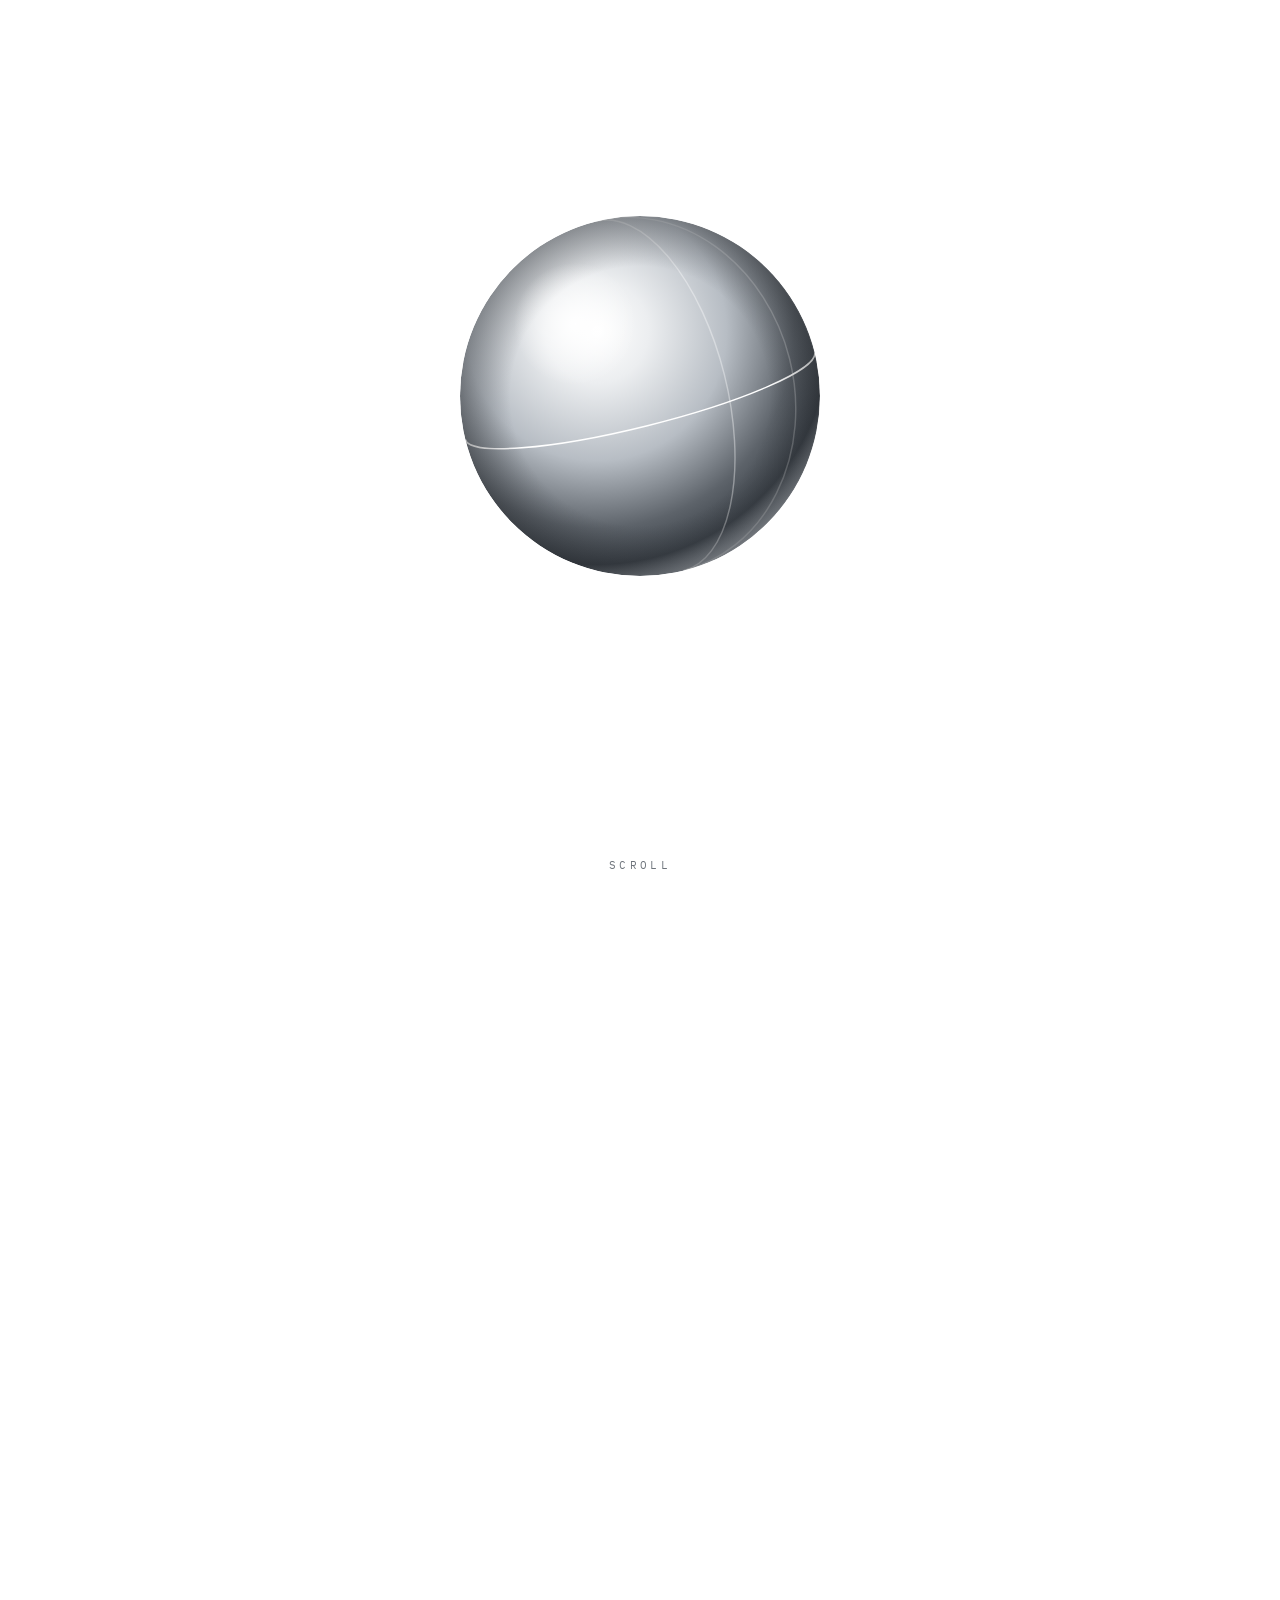
<file: index.html>
<!doctype html>
<html lang="en">
<head>
  <meta charset="utf-8">
  <meta name="viewport" content="width=device-width, initial-scale=1">
  <title>Psychaic</title>
  <meta name="description" content="Art, ceramics and cross-stitch patterns about the future as it used to be imagined: chrome, sky, clay and the big questions of tomorrow.">
  <meta property="og:title" content="Psychaic">
  <meta property="og:description" content="The future, as it used to be imagined. Art, ceramics and patterns.">
  <meta property="og:url" content="https://psychaic.com/">
  <meta property="og:image" content="https://psychaic.com/images/satellite-01.jpg">
  <link rel="canonical" href="https://psychaic.com/">
  <meta name="theme-color" content="#FFFFFF" media="(prefers-color-scheme: light)">
  <meta name="theme-color" content="#23264A" media="(prefers-color-scheme: dark)">
  <link rel="icon" href="favicon.svg" type="image/svg+xml">
  <link rel="preconnect" href="https://fonts.googleapis.com">
  <link rel="preconnect" href="https://fonts.gstatic.com" crossorigin>
  <link href="https://fonts.googleapis.com/css2?family=Michroma&family=Jost:wght@400;500&family=IBM+Plex+Mono:wght@400;500&display=swap" rel="stylesheet">
  <link rel="stylesheet" href="style.css">
  <script src="js/intro.js" defer></script>
  <script src="js/portal.js" defer></script>
</head>
<body>
  <script>
    // Run the scroll intro only when motion is welcome; otherwise the page shows its finished scene.
    if (!matchMedia('(prefers-reduced-motion: reduce)').matches) document.documentElement.classList.add('intro-on');
  </script>
  <header class="top" id="top">
    <div class="wrap">
      <a class="logo" href="./" aria-label="Psychaic home">
        <svg class="orbit" viewBox="0 0 220 44" aria-hidden="true"><ellipse cx="110" cy="22" rx="107" ry="18"/><circle cx="208" cy="12" r="3.6"/></svg>
        <span>PSYCHAIC</span>
      </a>
    </div>
  </header>

  <main>
    <section class="intro" id="intro" aria-labelledby="intro-title">
      <h1 id="intro-title" class="visually-hidden">Psychaic: the future, as it used to be imagined</h1>
      <div class="stage">
        <div class="sky" id="sky"></div>
        <div class="ground" id="ground">
          <svg viewBox="0 0 100 100" preserveAspectRatio="none" aria-hidden="true">
            <line x1="0" y1="7" x2="100" y2="7"/><line x1="0" y1="19" x2="100" y2="19"/><line x1="0" y1="38" x2="100" y2="38"/><line x1="0" y1="66" x2="100" y2="66"/>
            <line x1="50" y1="0" x2="-70" y2="100"/><line x1="50" y1="0" x2="-5" y2="100"/><line x1="50" y1="0" x2="28" y2="100"/><line x1="50" y1="0" x2="50" y2="100"/>
            <line x1="50" y1="0" x2="72" y2="100"/><line x1="50" y1="0" x2="105" y2="100"/><line x1="50" y1="0" x2="170" y2="100"/>
          </svg>
          <div class="shadow" id="shadow"></div>
        </div>
        <svg class="planet" id="planet" viewBox="-280 -170 560 340" role="group" aria-label="A chrome planet wrapped by an oxblood ring, floating in a blue sky above a red horizon">
          <defs>
            <radialGradient id="chrome" cx="38%" cy="32%" r="72%">
              <stop offset="0" stop-color="#FFFFFF"/><stop offset="0.2" stop-color="#ECEEF0"/><stop offset="0.5" stop-color="#B7BDC4"/>
              <stop offset="0.76" stop-color="#5D636A"/><stop offset="0.9" stop-color="#3E444B"/><stop offset="1" stop-color="#A9AFB6"/>
            </radialGradient>
            <radialGradient id="rim" cx="50%" cy="50%" r="50%">
              <stop offset="0.72" stop-color="#141619" stop-opacity="0"/><stop offset="1" stop-color="#141619" stop-opacity="0.35"/>
            </radialGradient>
            <radialGradient id="glint" cx="50%" cy="50%" r="50%">
              <stop offset="0" stop-color="#FFFFFF" stop-opacity="0.95"/><stop offset="1" stop-color="#FFFFFF" stop-opacity="0"/>
            </radialGradient>
            <clipPath id="ball"><circle r="100"/></clipPath>
            <linearGradient id="ground-reflect" x1="0" y1="0" x2="0" y2="1"><stop offset="0.3" stop-color="#5A0B16" stop-opacity="0.3"/><stop offset="1" stop-color="#5A0B16" stop-opacity="0.08"/></linearGradient>
            <filter id="soften" x="-10%" y="-10%" width="120%" height="120%"><feGaussianBlur stdDeviation="2.5"/></filter>
          </defs>
          <g id="ring-back-g" transform="rotate(-14)"><path id="ring-back" class="ring" pathLength="1" d="M -250 0 A 250 44 0 0 1 250 0"/></g>
          <g clip-path="url(#ball)">
            <circle r="100" fill="url(#chrome)"/>
            <g filter="url(#soften)">
              <path id="tint-sky" d="M -100 -100 H 100 V 16 Q 0 40 -100 16 Z" fill="#9CCBEA" opacity="0.22"/>
              <path id="tint-horizon" d="M -100 16 Q 0 40 100 16 L 100 26 Q 0 54 -100 26 Z" fill="#2A2E33" opacity="0.45"/>
              <path id="tint-ground" d="M -100 26 Q 0 54 100 26 V 100 H -100 Z" fill="url(#ground-reflect)" opacity="1"/>
            </g>
            <g id="seams" class="seams" transform="rotate(-14)"></g>
            <circle r="100" fill="url(#rim)"/>
            <circle cx="-36" cy="-40" r="34" fill="url(#glint)"/>
          </g>
          <g id="ring-front-g" transform="rotate(-14)"><path id="ring-front" class="ring" pathLength="1" d="M 250 0 A 250 44 0 0 1 -250 0"/><circle id="satellite" r="9" cx="246.8" cy="7.0" fill="#5A0B16"/></g>
        
          <a href="about.html" class="thing-about portal" data-tint="#5A0B16" aria-label="About Psychaic">
            <g transform="translate(241.2 -52.9)">
              <circle class="halo" r="15"/>
              <circle r="30" fill="transparent"/>
              <text class="svg-tag" x="-24" y="-30">ABOUT</text>
            </g>
          </a>
        </svg>
        <a class="thing orb-link orb-shop portal" href="shop.html" aria-label="Shop: Satellites cross-stitch patterns">
          <span class="tag">Shop</span>
          <span class="art">
            <svg viewBox="-110 -110 220 250" aria-hidden="true">
              <defs>
                <radialGradient id="o-shop" cx="36%" cy="30%" r="74%"><stop offset="0" stop-color="#FFF8EA"/><stop offset="0.2" stop-color="#EBD3A2"/><stop offset="0.5" stop-color="#AC8553"/><stop offset="0.76" stop-color="#573E28"/><stop offset="0.9" stop-color="#2E2014"/><stop offset="1" stop-color="#B8925E"/></radialGradient>
                <radialGradient id="o-shop-rim" cx="50%" cy="50%" r="50%"><stop offset="0.72" stop-color="#000" stop-opacity="0"/><stop offset="1" stop-color="#000" stop-opacity="0.3"/></radialGradient>
                <radialGradient id="o-shop-glint" cx="50%" cy="50%" r="50%"><stop offset="0" stop-color="#FFFFFF" stop-opacity="0.95"/><stop offset="1" stop-color="#FFFFFF" stop-opacity="0"/></radialGradient>
                <radialGradient id="o-shop-shadow" cx="50%" cy="50%" r="50%"><stop offset="0" stop-color="#1A0206" stop-opacity="0.7"/><stop offset="1" stop-color="#1A0206" stop-opacity="0"/></radialGradient>
              </defs>
              <ellipse class="orb-shadow" cx="0" cy="128" rx="78" ry="10" fill="url(#o-shop-shadow)"/>
              <g class="orb-body">
                <circle r="100" fill="url(#o-shop)"/>
                <circle r="100" fill="url(#o-shop-rim)"/>
                <circle cx="-36" cy="-40" r="34" fill="url(#o-shop-glint)"/>
              </g>
            </svg>
          </span>
        </a>
        <a class="thing orb-link orb-transmissions portal" href="transmissions.html" aria-label="Transmissions: notes from a future that never came">
          <span class="tag">Transmissions</span>
          <span class="art">
            <svg viewBox="-110 -110 220 250" aria-hidden="true">
              <defs>
                <radialGradient id="o-transmissions" cx="36%" cy="30%" r="74%"><stop offset="0" stop-color="#F6F2FF"/><stop offset="0.2" stop-color="#C8B8EC"/><stop offset="0.5" stop-color="#7A5DB0"/><stop offset="0.76" stop-color="#3B2766"/><stop offset="0.9" stop-color="#1C1233"/><stop offset="1" stop-color="#8C78C4"/></radialGradient>
                <radialGradient id="o-transmissions-rim" cx="50%" cy="50%" r="50%"><stop offset="0.72" stop-color="#000" stop-opacity="0"/><stop offset="1" stop-color="#000" stop-opacity="0.3"/></radialGradient>
                <radialGradient id="o-transmissions-glint" cx="50%" cy="50%" r="50%"><stop offset="0" stop-color="#FFFFFF" stop-opacity="0.95"/><stop offset="1" stop-color="#FFFFFF" stop-opacity="0"/></radialGradient>
                <radialGradient id="o-transmissions-shadow" cx="50%" cy="50%" r="50%"><stop offset="0" stop-color="#1A0206" stop-opacity="0.7"/><stop offset="1" stop-color="#1A0206" stop-opacity="0"/></radialGradient>
              </defs>
              <ellipse class="orb-shadow" cx="0" cy="128" rx="78" ry="10" fill="url(#o-transmissions-shadow)"/>
              <g class="orb-body">
                <circle r="100" fill="url(#o-transmissions)"/>
                <circle r="100" fill="url(#o-transmissions-rim)"/>
                <circle cx="-36" cy="-40" r="34" fill="url(#o-transmissions-glint)"/>
              </g>
            </svg>
          </span>
        </a>
        <a class="thing orb-link orb-work portal" href="work.html" aria-label="Work: Sky Inside ceramics">
          <span class="tag">Work</span>
          <span class="art">
            <svg viewBox="-110 -110 220 250" aria-hidden="true">
              <defs>
                <radialGradient id="o-work" cx="36%" cy="30%" r="74%"><stop offset="0" stop-color="#F1F4FF"/><stop offset="0.2" stop-color="#A9B8EA"/><stop offset="0.5" stop-color="#3A4FA6"/><stop offset="0.76" stop-color="#1D2B7A"/><stop offset="0.9" stop-color="#0B1240"/><stop offset="1" stop-color="#5977A8"/></radialGradient>
                <radialGradient id="o-work-rim" cx="50%" cy="50%" r="50%"><stop offset="0.72" stop-color="#000" stop-opacity="0"/><stop offset="1" stop-color="#000" stop-opacity="0.3"/></radialGradient>
                <radialGradient id="o-work-glint" cx="50%" cy="50%" r="50%"><stop offset="0" stop-color="#FFFFFF" stop-opacity="0.95"/><stop offset="1" stop-color="#FFFFFF" stop-opacity="0"/></radialGradient>
                <radialGradient id="o-work-shadow" cx="50%" cy="50%" r="50%"><stop offset="0" stop-color="#1A0206" stop-opacity="0.7"/><stop offset="1" stop-color="#1A0206" stop-opacity="0"/></radialGradient>
              </defs>
              <ellipse class="orb-shadow" cx="0" cy="128" rx="78" ry="10" fill="url(#o-work-shadow)"/>
              <g class="orb-body">
                <circle r="100" fill="url(#o-work)"/>
                <circle r="100" fill="url(#o-work-rim)"/>
                <circle cx="-36" cy="-40" r="34" fill="url(#o-work-glint)"/>
              </g>
            </svg>
          </span>
        </a>
        <p class="stage-foot">© 2026 Psychaic</p>
        <p class="hint" id="hint">Scroll</p>
      </div>
    </section>

  </main>


</body>
</html>
</file>
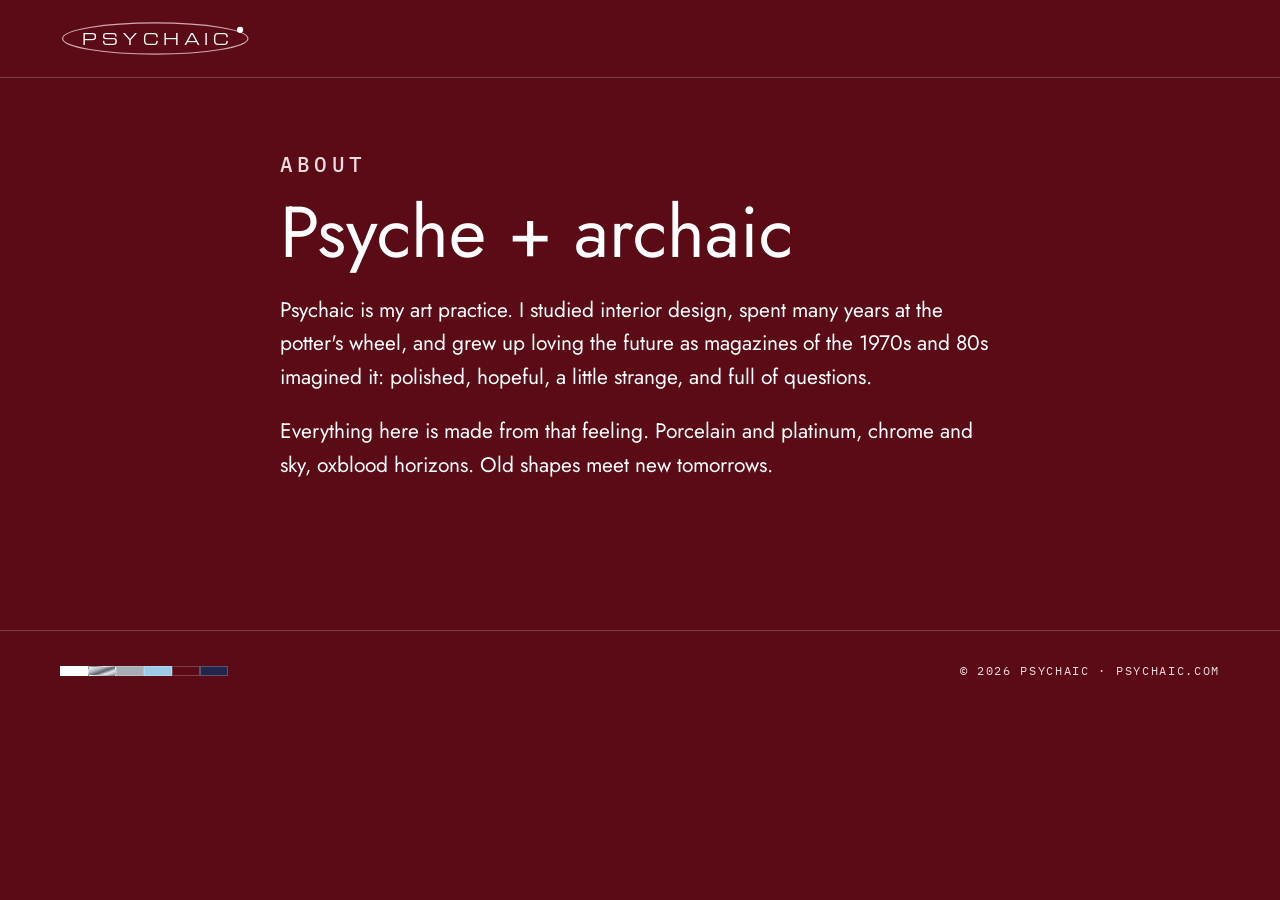
<file: about.html>
<!doctype html>
<html lang="en">
<head>
  <meta charset="utf-8">
  <meta name="viewport" content="width=device-width, initial-scale=1">
  <title>About · Psychaic</title>
  <meta name="description" content="About Psychaic: art, ceramics and patterns about the future as it used to be imagined.">
  <meta property="og:title" content="Psychaic">
  <meta property="og:description" content="The future, as it used to be imagined. Art, ceramics and patterns.">
  <meta property="og:url" content="https://psychaic.com/about.html">
  <meta property="og:image" content="https://psychaic.com/images/satellite-01.jpg">
  <link rel="canonical" href="https://psychaic.com/about.html">
  <meta name="theme-color" content="#FFFFFF" media="(prefers-color-scheme: light)">
  <meta name="theme-color" content="#23264A" media="(prefers-color-scheme: dark)">
  <link rel="icon" href="favicon.svg" type="image/svg+xml">
  <link rel="preconnect" href="https://fonts.googleapis.com">
  <link rel="preconnect" href="https://fonts.gstatic.com" crossorigin>
  <link href="https://fonts.googleapis.com/css2?family=Michroma&family=Jost:wght@400;500&family=IBM+Plex+Mono:wght@400;500&display=swap" rel="stylesheet">
  <link rel="stylesheet" href="style.css">
</head>
<body class="page page-about">
  <header class="top solid">
    <div class="wrap">
      <a class="logo" href="./" aria-label="Psychaic home">
        <svg class="orbit" viewBox="0 0 220 44" aria-hidden="true"><ellipse cx="110" cy="22" rx="107" ry="18"/><circle cx="208" cy="12" r="3.6"/></svg>
        <span>PSYCHAIC</span>
      </a>
    </div>
  </header>

  <main>
    <section class="section page-first">
      <div class="wrap narrow">
        <p class="label">About</p>
        <h2>Psyche + archaic</h2>
        <p>Psychaic is my art practice. I studied interior design, spent many years at the potter's wheel, and grew up loving the future as magazines of the 1970s and 80s imagined it: polished, hopeful, a little strange, and full of questions.</p>
        <p>Everything here is made from that feeling. Porcelain and platinum, chrome and sky, oxblood horizons. Old shapes meet new tomorrows.</p>
      </div>
    </section>
  </main>

  <footer>
    <div class="wrap foot">
      <div class="palette" aria-hidden="true"><i style="background:#FFFFFF"></i><i class="chrome"></i><i style="background:#A7ADB4"></i><i style="background:#9CCBEA"></i><i style="background:#5A0B16"></i><i style="background:#23264A"></i></div>
      <p>© 2026 Psychaic · psychaic.com</p>
    </div>
  </footer>
  <script src="js/portal.js" defer></script>
</body>
</html>
</file>
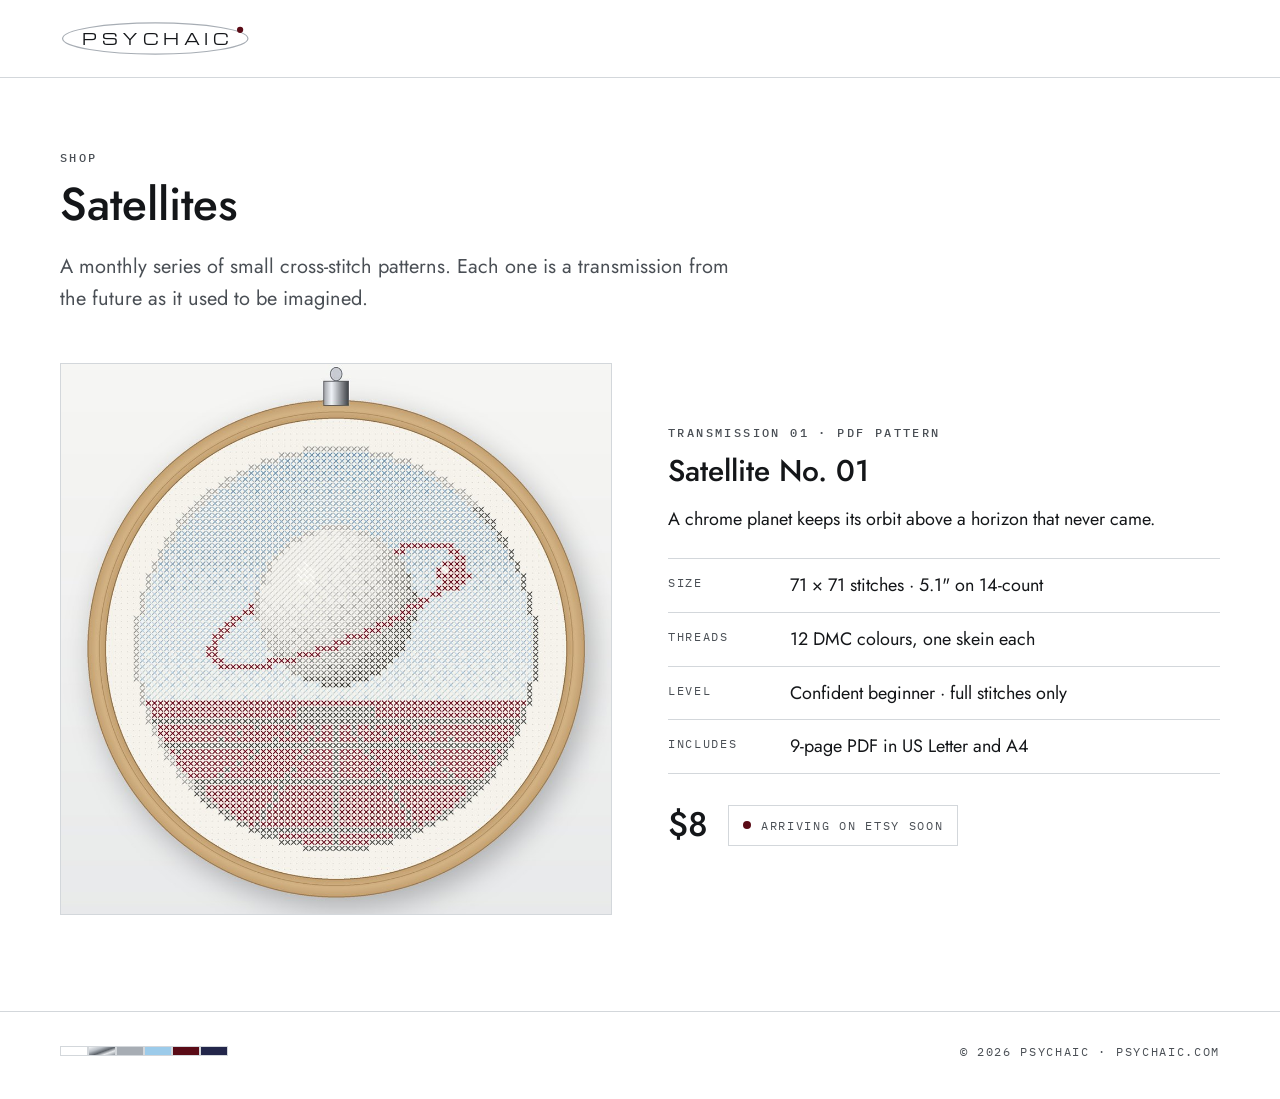
<file: shop.html>
<!doctype html>
<html lang="en">
<head>
  <meta charset="utf-8">
  <meta name="viewport" content="width=device-width, initial-scale=1">
  <title>Shop · Psychaic</title>
  <meta name="description" content="Satellites: a monthly series of small cross-stitch patterns from Psychaic.">
  <meta property="og:title" content="Psychaic">
  <meta property="og:description" content="The future, as it used to be imagined. Art, ceramics and patterns.">
  <meta property="og:url" content="https://psychaic.com/shop.html">
  <meta property="og:image" content="https://psychaic.com/images/satellite-01.jpg">
  <link rel="canonical" href="https://psychaic.com/shop.html">
  <meta name="theme-color" content="#FFFFFF" media="(prefers-color-scheme: light)">
  <meta name="theme-color" content="#23264A" media="(prefers-color-scheme: dark)">
  <link rel="icon" href="favicon.svg" type="image/svg+xml">
  <link rel="preconnect" href="https://fonts.googleapis.com">
  <link rel="preconnect" href="https://fonts.gstatic.com" crossorigin>
  <link href="https://fonts.googleapis.com/css2?family=Michroma&family=Jost:wght@400;500&family=IBM+Plex+Mono:wght@400;500&display=swap" rel="stylesheet">
  <link rel="stylesheet" href="style.css">
</head>
<body class="page page-shop">
  <header class="top solid">
    <div class="wrap">
      <a class="logo" href="./" aria-label="Psychaic home">
        <svg class="orbit" viewBox="0 0 220 44" aria-hidden="true"><ellipse cx="110" cy="22" rx="107" ry="18"/><circle cx="208" cy="12" r="3.6"/></svg>
        <span>PSYCHAIC</span>
      </a>
    </div>
  </header>

  <main>
    <section class="section page-first">
      <div class="wrap">
        <p class="label">Shop</p>
        <h2>Satellites</h2>
        <p class="section-lede">A monthly series of small cross-stitch patterns. Each one is a transmission from the future as it used to be imagined.</p>
        <article class="product">
          <img src="images/satellite-01.jpg" width="1000" height="1000" alt="Satellite No. 01: a cross-stitched chrome planet with an oxblood orbit, floating in a round sky window above a red horizon grid, shown in a wooden hoop">
          <div class="product-copy">
            <p class="label">Transmission 01 · PDF pattern</p>
            <h3>Satellite No. 01</h3>
            <p>A chrome planet keeps its orbit above a horizon that never came.</p>
            <dl class="facts">
              <div><dt>Size</dt><dd>71 × 71 stitches · 5.1" on 14-count</dd></div>
              <div><dt>Threads</dt><dd>12 DMC colours, one skein each</dd></div>
              <div><dt>Level</dt><dd>Confident beginner · full stitches only</dd></div>
              <div><dt>Includes</dt><dd>9-page PDF in US Letter and A4</dd></div>
            </dl>
            <div class="buy">
              <span class="price">$8</span>
              <span class="soon"><span class="dot" aria-hidden="true"></span>Arriving on Etsy soon</span>
            </div>
          </div>
        </article>
      </div>
    </section>
  </main>

  <footer>
    <div class="wrap foot">
      <div class="palette" aria-hidden="true"><i style="background:#FFFFFF"></i><i class="chrome"></i><i style="background:#A7ADB4"></i><i style="background:#9CCBEA"></i><i style="background:#5A0B16"></i><i style="background:#23264A"></i></div>
      <p>© 2026 Psychaic · psychaic.com</p>
    </div>
  </footer>
  <script src="js/portal.js" defer></script>
</body>
</html>
</file>
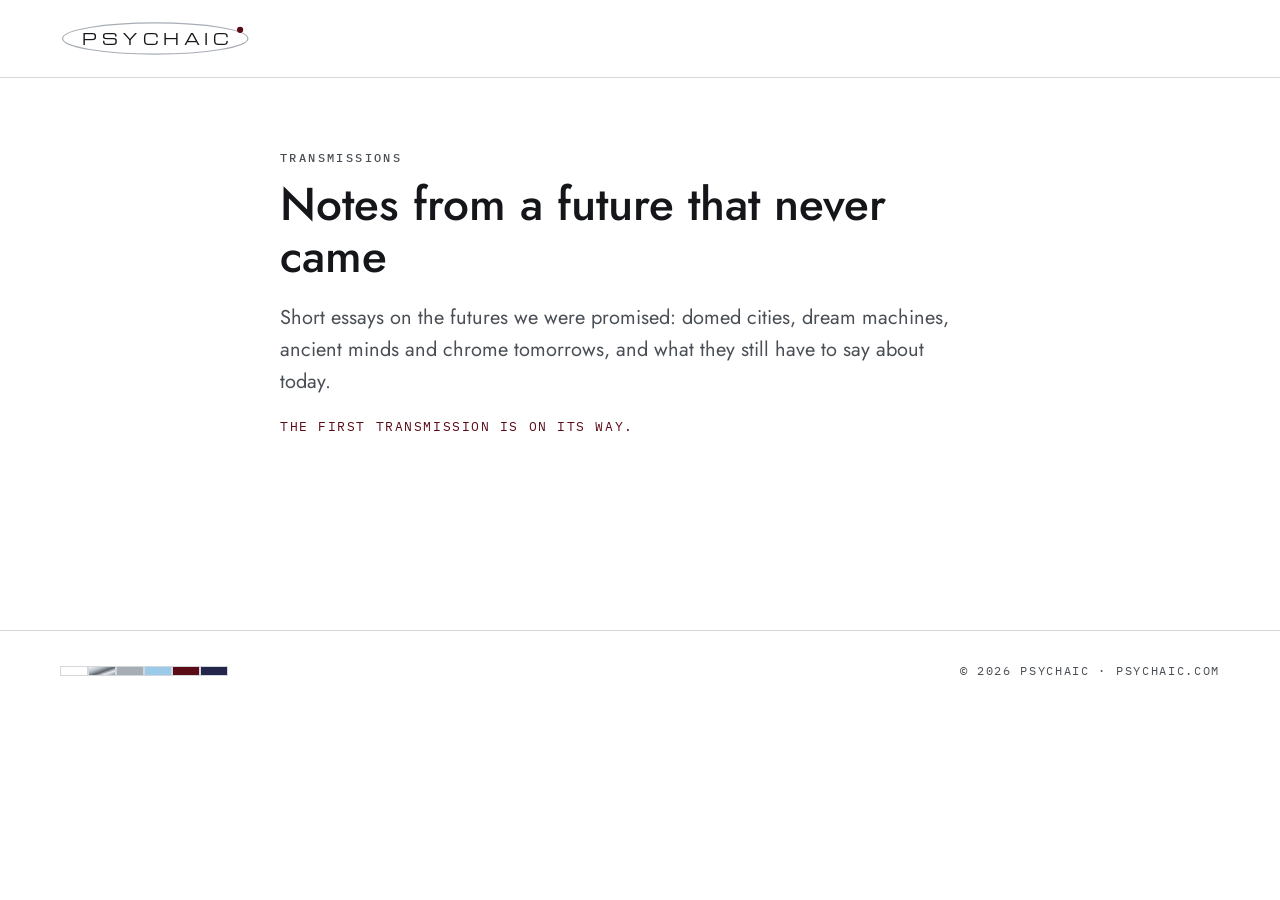
<file: transmissions.html>
<!doctype html>
<html lang="en">
<head>
  <meta charset="utf-8">
  <meta name="viewport" content="width=device-width, initial-scale=1">
  <title>Transmissions · Psychaic</title>
  <meta name="description" content="Transmissions: notes from a future that never came.">
  <meta property="og:title" content="Psychaic">
  <meta property="og:description" content="The future, as it used to be imagined. Art, ceramics and patterns.">
  <meta property="og:url" content="https://psychaic.com/transmissions.html">
  <meta property="og:image" content="https://psychaic.com/images/satellite-01.jpg">
  <link rel="canonical" href="https://psychaic.com/transmissions.html">
  <meta name="theme-color" content="#FFFFFF" media="(prefers-color-scheme: light)">
  <meta name="theme-color" content="#23264A" media="(prefers-color-scheme: dark)">
  <link rel="icon" href="favicon.svg" type="image/svg+xml">
  <link rel="preconnect" href="https://fonts.googleapis.com">
  <link rel="preconnect" href="https://fonts.gstatic.com" crossorigin>
  <link href="https://fonts.googleapis.com/css2?family=Michroma&family=Jost:wght@400;500&family=IBM+Plex+Mono:wght@400;500&display=swap" rel="stylesheet">
  <link rel="stylesheet" href="style.css">
</head>
<body class="page page-transmissions">
  <header class="top solid">
    <div class="wrap">
      <a class="logo" href="./" aria-label="Psychaic home">
        <svg class="orbit" viewBox="0 0 220 44" aria-hidden="true"><ellipse cx="110" cy="22" rx="107" ry="18"/><circle cx="208" cy="12" r="3.6"/></svg>
        <span>PSYCHAIC</span>
      </a>
    </div>
  </header>

  <main>
    <section class="section page-first">
      <div class="wrap narrow">
        <p class="label">Transmissions</p>
        <h2>Notes from a future that never came</h2>
        <p class="section-lede">Short essays on the futures we were promised: domed cities, dream machines, ancient minds and chrome tomorrows, and what they still have to say about today.</p>
        <p class="note">The first transmission is on its way.</p>
      </div>
    </section>
  </main>

  <footer>
    <div class="wrap foot">
      <div class="palette" aria-hidden="true"><i style="background:#FFFFFF"></i><i class="chrome"></i><i style="background:#A7ADB4"></i><i style="background:#9CCBEA"></i><i style="background:#5A0B16"></i><i style="background:#23264A"></i></div>
      <p>© 2026 Psychaic · psychaic.com</p>
    </div>
  </footer>
  <script src="js/portal.js" defer></script>
</body>
</html>
</file>
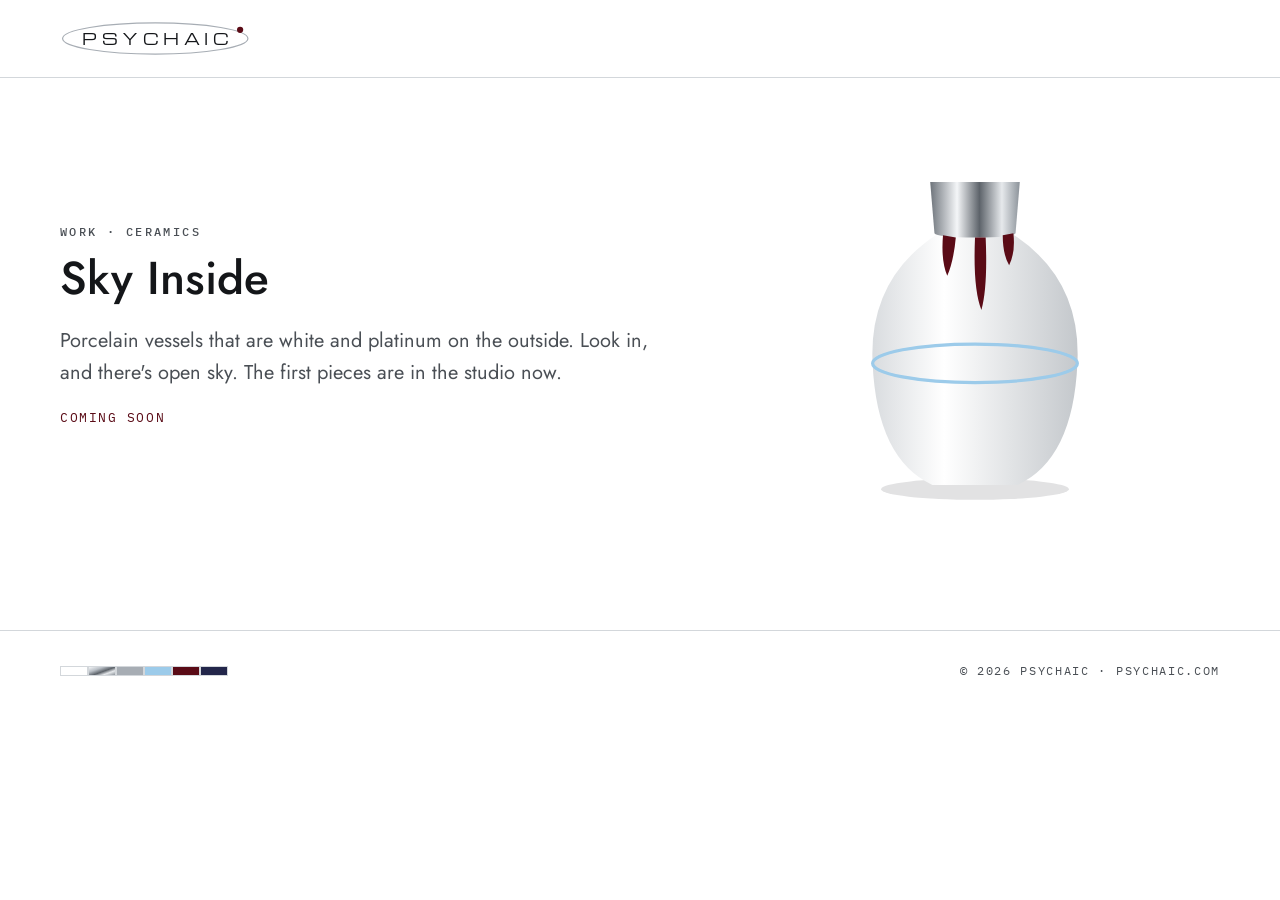
<file: work.html>
<!doctype html>
<html lang="en">
<head>
  <meta charset="utf-8">
  <meta name="viewport" content="width=device-width, initial-scale=1">
  <title>Work · Psychaic</title>
  <meta name="description" content="Sky Inside: porcelain vessels by Psychaic, white and platinum outside, open sky within.">
  <meta property="og:title" content="Psychaic">
  <meta property="og:description" content="The future, as it used to be imagined. Art, ceramics and patterns.">
  <meta property="og:url" content="https://psychaic.com/work.html">
  <meta property="og:image" content="https://psychaic.com/images/satellite-01.jpg">
  <link rel="canonical" href="https://psychaic.com/work.html">
  <meta name="theme-color" content="#FFFFFF" media="(prefers-color-scheme: light)">
  <meta name="theme-color" content="#23264A" media="(prefers-color-scheme: dark)">
  <link rel="icon" href="favicon.svg" type="image/svg+xml">
  <link rel="preconnect" href="https://fonts.googleapis.com">
  <link rel="preconnect" href="https://fonts.gstatic.com" crossorigin>
  <link href="https://fonts.googleapis.com/css2?family=Michroma&family=Jost:wght@400;500&family=IBM+Plex+Mono:wght@400;500&display=swap" rel="stylesheet">
  <link rel="stylesheet" href="style.css">
</head>
<body class="page page-work">
  <header class="top solid">
    <div class="wrap">
      <a class="logo" href="./" aria-label="Psychaic home">
        <svg class="orbit" viewBox="0 0 220 44" aria-hidden="true"><ellipse cx="110" cy="22" rx="107" ry="18"/><circle cx="208" cy="12" r="3.6"/></svg>
        <span>PSYCHAIC</span>
      </a>
    </div>
  </header>

  <main>
    <section class="section page-first">
      <div class="wrap work-grid">
        <div>
          <p class="label">Work · Ceramics</p>
          <h2>Sky Inside</h2>
          <p class="section-lede">Porcelain vessels that are white and platinum on the outside. Look in, and there's open sky. The first pieces are in the studio now.</p>
          <p class="note">Coming soon</p>
        </div>
        <svg class="vessel" viewBox="0 0 300 340" role="img" aria-label="Sketch of a porcelain vessel with a platinum lustre rim, oxblood drips and a sky-blue orbit line">
          <defs>
            <linearGradient id="body" x1="0" y1="0" x2="1" y2="0"><stop offset="0" stop-color="#D9DCDF"/><stop offset="0.35" stop-color="#FFFFFF"/><stop offset="1" stop-color="#C4C8CC"/></linearGradient>
            <linearGradient id="lustre" x1="0" y1="0" x2="1" y2="0"><stop offset="0" stop-color="#6E747B"/><stop offset="0.3" stop-color="#F4F6F8"/><stop offset="0.55" stop-color="#5D636A"/><stop offset="0.8" stop-color="#E6E9EC"/><stop offset="1" stop-color="#8C939A"/></linearGradient>
          </defs>
          <ellipse cx="150" cy="318" rx="88" ry="10" fill="#141619" opacity="0.12"/>
          <path d="M112 40 L188 40 L184 78 Q250 120 246 200 Q242 290 190 314 L110 314 Q58 290 54 200 Q50 120 116 78 Z" fill="url(#body)"/>
          <path d="M108 30 L192 30 L188 78 Q186 82 150 82 Q114 82 112 78 Z" fill="url(#lustre)"/>
          <path d="M120 80 Q118 104 124 118 Q130 104 132 82 M150 82 Q148 130 156 150 Q162 128 160 82 M176 80 Q176 98 182 108 Q188 96 186 78" fill="#5A0B16"/>
          <ellipse cx="150" cy="200" rx="96" ry="18" fill="none" stroke="#9CCBEA" stroke-width="3"/>
        </svg>
      </div>
    </section>
  </main>

  <footer>
    <div class="wrap foot">
      <div class="palette" aria-hidden="true"><i style="background:#FFFFFF"></i><i class="chrome"></i><i style="background:#A7ADB4"></i><i style="background:#9CCBEA"></i><i style="background:#5A0B16"></i><i style="background:#23264A"></i></div>
      <p>© 2026 Psychaic · psychaic.com</p>
    </div>
  </footer>
  <script src="js/portal.js" defer></script>
</body>
</html>
</file>
<file: style.css>
/* Psychaic: white gallery ground, chrome and steel structure, sky for air, oxblood as a signature, midnight at night. */
:root {
  --ground: #FFFFFF;
  --soft: #F3F4F5;
  --ink: #141619;
  --muted: #4A4F55;
  --line: #D3D7DB;
  --steel: #A7ADB4;
  --accent: #5A0B16;
  --accent-ink: #FFFFFF;
  --sky: #9CCBEA;
  --display: 'Michroma', sans-serif;
  --text: 'Jost', system-ui, sans-serif;
  --mono: 'IBM Plex Mono', ui-monospace, monospace;
}

@media (prefers-color-scheme: dark) {
  :root {
    --ground: #23264A;
    --soft: #1C1F3D;
    --ink: #F4F6F8;
    --muted: #C3C9D2;
    --line: #3D4270;
    --steel: #8E96A3;
    --accent: #B8D2E6;
    --accent-ink: #141619;
  }
}

* { box-sizing: border-box; }
html { scroll-behavior: smooth; }
@media (prefers-reduced-motion: reduce) { html { scroll-behavior: auto; } }
body { margin: 0; background: var(--ground); color: var(--ink); font: 400 18px/1.6 var(--text); }
img, svg { display: block; max-width: 100%; height: auto; }
a { color: inherit; }

.wrap { width: min(1160px, 100% - 32px); margin-inline: auto; }
.narrow { width: min(720px, 100% - 32px); }

/* Header: fixed; see-through over the intro sky, solid once the page content starts */
.top { position: fixed; inset: 0 0 auto; z-index: 10; border-bottom: 1px solid transparent; transition: background-color .3s, border-color .3s; }
.top.solid { background: var(--ground); border-bottom-color: var(--line); }
.top:not(.solid) { color: #141619; --steel: #8C939A; }
.top:not(.solid) nav a { color: #2A2E33; }
.top .wrap { display: flex; justify-content: space-between; align-items: center; gap: 16px; padding: 18px 0; flex-wrap: wrap; }
.logo { position: relative; display: inline-flex; align-items: center; padding: 10px 22px; text-decoration: none; transform-origin: center; will-change: transform; }
.logo span { position: relative; font: 15px var(--display); letter-spacing: 0.3em; margin-right: -0.3em; }
.orbit { position: absolute; inset: 0; width: 100%; height: 100%; overflow: visible; }
.orbit ellipse { fill: none; stroke: var(--steel); stroke-width: 1.2; vector-effect: non-scaling-stroke; }
.orbit circle { fill: #5A0B16; }
@media (prefers-color-scheme: dark) { .top.solid .orbit circle { fill: #C4253C; } }
nav { display: flex; gap: 6px; flex-wrap: wrap; }
nav a { font: 12px var(--mono); letter-spacing: 0.14em; text-transform: uppercase; text-decoration: none; padding: 12px 10px; color: var(--muted); }
nav a:hover { color: var(--ink); }

/* Shared */
.label { font: 500 12px var(--mono); letter-spacing: 0.2em; text-transform: uppercase; color: var(--muted); margin: 0 0 14px; }
h1, h2, h3 { font-family: var(--text); font-weight: 500; line-height: 1.12; margin: 0 0 18px; }
h1 { font-size: clamp(40px, 6vw, 68px); font-weight: 400; }
h1 em { font-style: normal; color: var(--accent); }
h2 { font-size: clamp(32px, 4vw, 46px); }
h3 { font-size: 30px; }
.lede, .section-lede { font-size: 20px; color: var(--muted); max-width: 34em; }
.note { font: 13px var(--mono); letter-spacing: 0.12em; text-transform: uppercase; color: var(--accent); }
.button { display: inline-block; margin-top: 12px; padding: 16px 22px; background: var(--accent); color: var(--accent-ink); font: 500 12px var(--mono); letter-spacing: 0.18em; text-transform: uppercase; text-decoration: none; }
.button:hover { filter: brightness(1.15); }
.section { padding: 96px 0; border-top: 1px solid var(--line); }
.soft { background: var(--soft); }

/* Intro: a white room, a chrome planet, then sky, ring and ground arrive as you scroll.
   Without the intro-on class (reduced motion, no script) it is simply the finished scene. */
.intro { position: relative; height: 100svh; }
.intro-on .intro { height: 640svh; }
.stage { position: sticky; top: 0; height: 100svh; overflow: hidden; background: #FFFFFF; --orb: min(40svh, 52vw); }
@media (max-width: 760px) { .stage { --orb: min(36svh, 34vw); } }
.sky { position: absolute; inset: 0; background: linear-gradient(#7FA7C9, #A9C8E0 45%, #D6E7F1 72%); }
.ground { position: absolute; left: 0; right: 0; bottom: 0; height: 30%; background: linear-gradient(#5A0B16, #4A0812); }
.ground svg { position: absolute; inset: 0; width: 100%; height: 100%; }
.ground line { stroke: #2E050C; stroke-width: 1.2; vector-effect: non-scaling-stroke; }
.shadow { position: absolute; left: 50%; top: 4%; width: calc(var(--orb) * 1.1); height: calc(var(--orb) * 0.09); transform: translateX(-50%); border-radius: 50%; background: radial-gradient(#1E0307 30%, transparent 70%); opacity: .7; }
.planet { position: absolute; left: 50%; top: 44%; width: calc(var(--orb) * 2.8); transform: translate(-50%, -50%); overflow: visible; }
.ring { fill: none; stroke: #5A0B16; stroke-width: 5; stroke-linecap: round; }
.seams path { fill: none; stroke: #FFFFFF; stroke-width: 0.8; }
.hint { position: absolute; left: 50%; bottom: 28px; transform: translateX(-50%); margin: 0; font: 11px var(--mono); letter-spacing: .3em; text-transform: uppercase; color: #6E747B; opacity: 0; }
.intro-on .hint { opacity: 1; }
.visually-hidden { position: absolute; width: 1px; height: 1px; overflow: hidden; clip: rect(0 0 0 0); white-space: nowrap; }
.section { scroll-margin-top: 80px; }

/* The four doorways that arrive in the held scene. Each one links to its page. */
.thing { position: absolute; display: flex; flex-direction: column; align-items: center; gap: 10px; text-decoration: none; color: #141619; }
.thing .art { display: block; width: 100%; transform-origin: 50% 100%; }
.thing svg { width: 100%; height: auto; overflow: visible; }
.thing::after { content: ""; position: absolute; left: 10%; right: 10%; bottom: -4px; height: 10px; border-radius: 50%; background: radial-gradient(rgba(20, 2, 6, .65), transparent 70%); z-index: -1; }
.tag { font: 500 11px var(--mono); letter-spacing: .22em; text-transform: uppercase; background: rgba(255, 255, 255, .82); padding: 6px 9px; white-space: nowrap; transition: background-color .2s, color .2s; }
.thing:hover .tag, .thing:focus-visible .tag { background: #5A0B16; color: #FFFFFF; }
/* Labels stay out of the picture until you point at an orb. On touch screens, where there is
   no pointing, they show as small plain text instead of boxes so visitors still know what's what. */
@media (hover: hover) {
  .tag { opacity: 0; transform: translateY(6px); transition: opacity .25s, transform .25s, background-color .2s, color .2s; }
  .thing:hover .tag, .thing:focus-visible .tag { opacity: 1; transform: none; }
  .thing-about .svg-tag { opacity: 0; transition: opacity .25s; }
  .thing-about:hover .svg-tag, .thing-about:focus-visible .svg-tag { opacity: 1; }
}
@media (hover: none) {
  .tag { background: none; color: rgba(255, 255, 255, .78); padding: 0; font-size: 10px; }
  .thing-about .svg-tag { fill: rgba(20, 22, 25, .6); }
}
.thing:focus-visible { outline: none; }
.thing:hover .art, .thing:focus-visible .art { filter: drop-shadow(0 0 10px rgba(156, 203, 234, .9)); }
.orb-link::after { display: none; }
.orb-shop { left: 9%; bottom: 7%; width: min(18svh, 21vw); }
.orb-transmissions { left: 31%; bottom: 17%; width: min(10svh, 13vw); }
.orb-work { right: 9%; bottom: 5%; width: min(21svh, 24vw); }
.orb-body { animation: bob 6s ease-in-out infinite; }
.orb-shadow { transform-box: fill-box; transform-origin: center; animation: breathe 6s ease-in-out infinite; }
.orb-transmissions .orb-body, .orb-transmissions .orb-shadow { animation-delay: -2s; }
.orb-work .orb-body, .orb-work .orb-shadow { animation-delay: -4s; }
@keyframes bob { 50% { transform: translateY(-9px); } }
@keyframes breathe { 50% { transform: scale(.88); opacity: .75; } }
@media (prefers-reduced-motion: reduce) { .orb-body, .orb-shadow { animation: none; } }
.thing-about { cursor: pointer; }
.thing-about .halo { fill: none; stroke: #5A0B16; stroke-width: 2; transform-box: fill-box; transform-origin: center; animation: halo 2.2s ease-out infinite; }
@keyframes halo { 0% { transform: scale(.6); opacity: .9; } 100% { transform: scale(2.2); opacity: 0; } }
.svg-tag { font: 500 13px var(--mono); letter-spacing: .22em; fill: #141619; }
.thing-about:hover .svg-tag, .thing-about:focus-visible .svg-tag { fill: #5A0B16; }
.thing-about:focus-visible circle:last-of-type { stroke: #5A0B16; stroke-width: 2; }
@media (prefers-reduced-motion: reduce) { .thing-about .halo { animation: none; } }
.stage-foot { position: absolute; left: 50%; bottom: 10px; transform: translateX(-50%); margin: 0; font: 10px var(--mono); letter-spacing: .2em; text-transform: uppercase; color: rgba(255, 255, 255, .55); }
.portal-veil { position: fixed; z-index: 50; width: 40px; height: 40px; margin: -20px 0 0 -20px; border-radius: 50%; pointer-events: none; transform: scale(0); transition: transform .65s cubic-bezier(.7, 0, .3, 1); }

/* Inner pages */
.page main { min-height: 70svh; }
.page-first { border-top: 0; padding-top: 150px; }
.page-about { --ground: #5A0B16; --soft: #5A0B16; --ink: #FFFFFF; --muted: #F1DADD; --line: rgba(255, 255, 255, .22); --steel: #D3A9B0; --accent: #9CCBEA; }
.page-about .top.solid .orbit circle, .page-about .orbit circle { fill: #FFFFFF; }
.page-about h2 { font-size: clamp(40px, 6vw, 72px); font-weight: 400; }
.page-about main p { font-size: 21px; }

/* Product */
.product { display: grid; grid-template-columns: 1fr 1fr; gap: 56px; align-items: center; margin-top: 48px; }
.product img { width: 100%; border: 1px solid var(--line); }
.facts { margin: 24px 0; border-top: 1px solid var(--line); }
.facts div { display: grid; grid-template-columns: 110px 1fr; gap: 12px; padding: 12px 0; border-bottom: 1px solid var(--line); }
.facts dt { font: 12px var(--mono); letter-spacing: 0.14em; text-transform: uppercase; color: var(--muted); padding-top: 4px; }
.facts dd { margin: 0; }
.buy { display: flex; align-items: center; gap: 20px; flex-wrap: wrap; }
.price { font-size: 34px; font-weight: 500; }
.soon { display: inline-flex; align-items: center; gap: 10px; font: 12px var(--mono); letter-spacing: 0.14em; text-transform: uppercase; color: var(--muted); border: 1px solid var(--line); padding: 12px 14px; }
.dot { width: 8px; height: 8px; border-radius: 50%; background: #5A0B16; }
@media (prefers-color-scheme: dark) { .dot { background: #C4253C; } }

/* Work */
.work-grid { display: grid; grid-template-columns: 1fr 0.8fr; gap: 56px; align-items: center; }
.vessel { max-width: 320px; justify-self: center; }

/* Footer */
footer { border-top: 1px solid var(--line); }
.foot { display: flex; justify-content: space-between; align-items: center; gap: 16px; padding: 32px 0 40px; flex-wrap: wrap; }
.foot p { margin: 0; font: 12px var(--mono); letter-spacing: 0.14em; text-transform: uppercase; color: var(--muted); }
.palette { display: flex; }
.palette i { width: 28px; height: 10px; border: 1px solid var(--line); }
.palette .chrome { background: linear-gradient(160deg, #F4F6F8, #B9BFC6 30%, #5D636A 55%, #E6E9EC 75%, #8C939A); }

/* Phones */
@media (max-width: 760px) {
  body { font-size: 17px; }
  .top .wrap { padding: 10px 0; }
  .logo { padding: 8px 16px; }
  .logo span { font-size: 12px; }
  nav a { padding: 10px 6px; font-size: 11px; letter-spacing: .08em; }
  .product, .work-grid { grid-template-columns: 1fr; gap: 32px; }
  .section { padding: 64px 0; }
  .facts div { grid-template-columns: 1fr; gap: 2px; }
}
</file>
